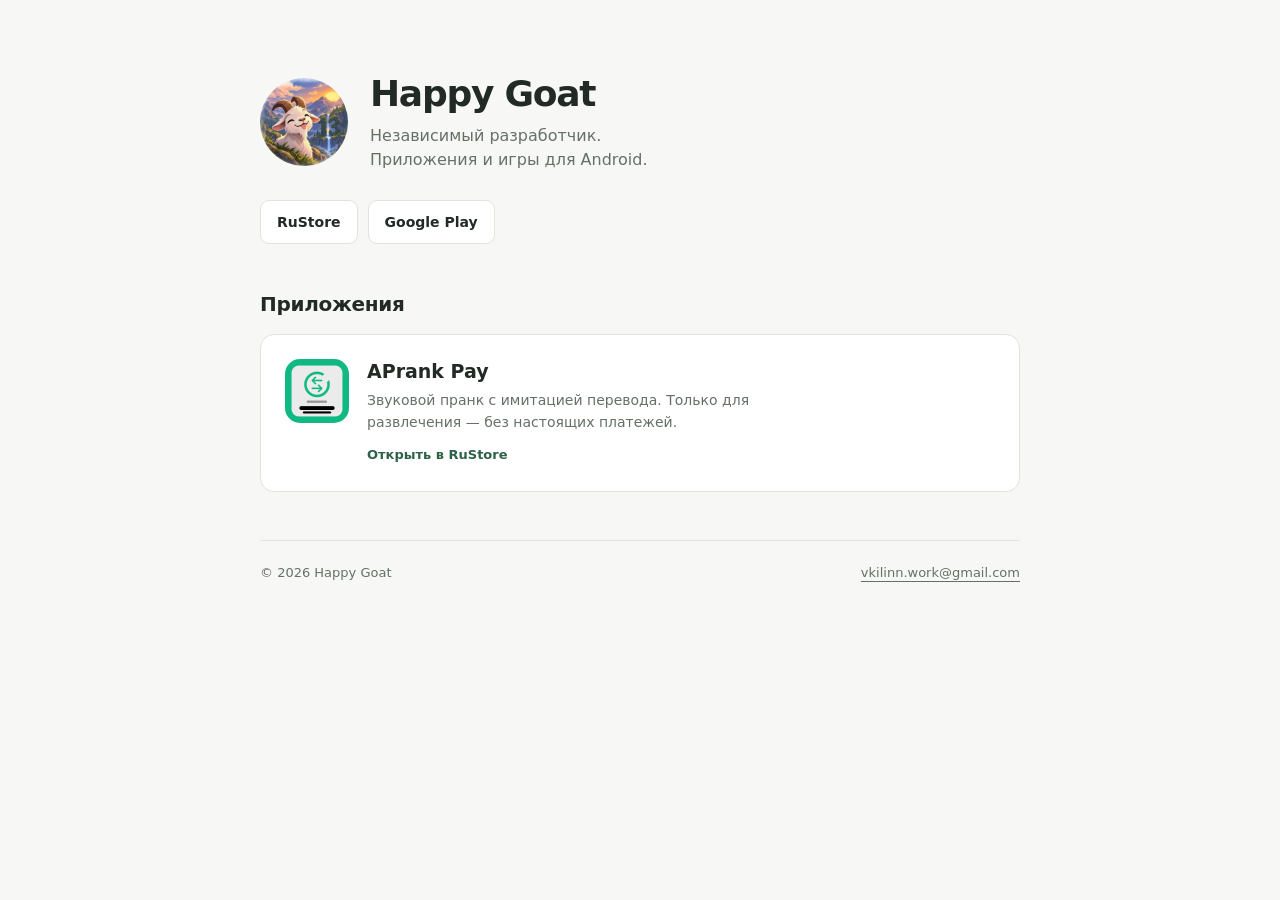
<file: index.html>
<!doctype html>
<html lang="ru">
<head>
  <meta charset="utf-8">
  <meta name="viewport" content="width=device-width, initial-scale=1">
  <meta name="description" content="Приложения и игры независимого Android-разработчика Happy Goat.">
  <meta name="theme-color" content="#f7f8f5">
  <title>Happy Goat — приложения для Android</title>
  <link rel="icon" type="image/png" href="assets/favicon.png">
  <link rel="apple-touch-icon" href="assets/apple-touch-icon.png">
  <link rel="stylesheet" href="styles.css">
</head>
<body>
  <main class="site">
    <header class="profile">
      <img class="profile__logo" src="assets/happy-goat.webp" alt="Логотип Happy Goat" width="88" height="88">
      <div>
        <h1>Happy Goat</h1>
        <p class="profile__description">Независимый разработчик.<br>Приложения и игры для Android.</p>
      </div>
    </header>

    <nav class="stores" aria-label="Страницы разработчика в магазинах">
      <a class="store-link" href="https://www.rustore.ru/catalog/developer/qk1e7p">RuStore</a>
      <a class="store-link" href="https://play.google.com/store/apps/dev?id=5971500010617913584">Google Play</a>
    </nav>

    <section class="apps" aria-labelledby="apps-title">
      <h2 id="apps-title">Приложения</h2>
      <ul class="app-list">
        <!-- Чтобы добавить приложение, скопируй один <li> и замени ссылку, иконку и тексты. -->
        <li>
          <a class="app-card" href="https://www.rustore.ru/catalog/app/com.vkilinn.apayprank">
            <img class="app-card__icon" src="assets/aprank-pay.jpg" alt="" width="64" height="64">
            <div class="app-card__body">
              <h3>APrank Pay</h3>
              <p>Звуковой пранк с имитацией перевода. Только для развлечения — без настоящих платежей.</p>
              <span class="app-card__store">Открыть в RuStore</span>
            </div>
          </a>
        </li>
      </ul>
    </section>

    <footer class="footer">
      <span>© 2026 Happy Goat</span>
      <a href="mailto:vkilinn.work@gmail.com">vkilinn.work@gmail.com</a>
    </footer>
  </main>
</body>
</html>
</file>
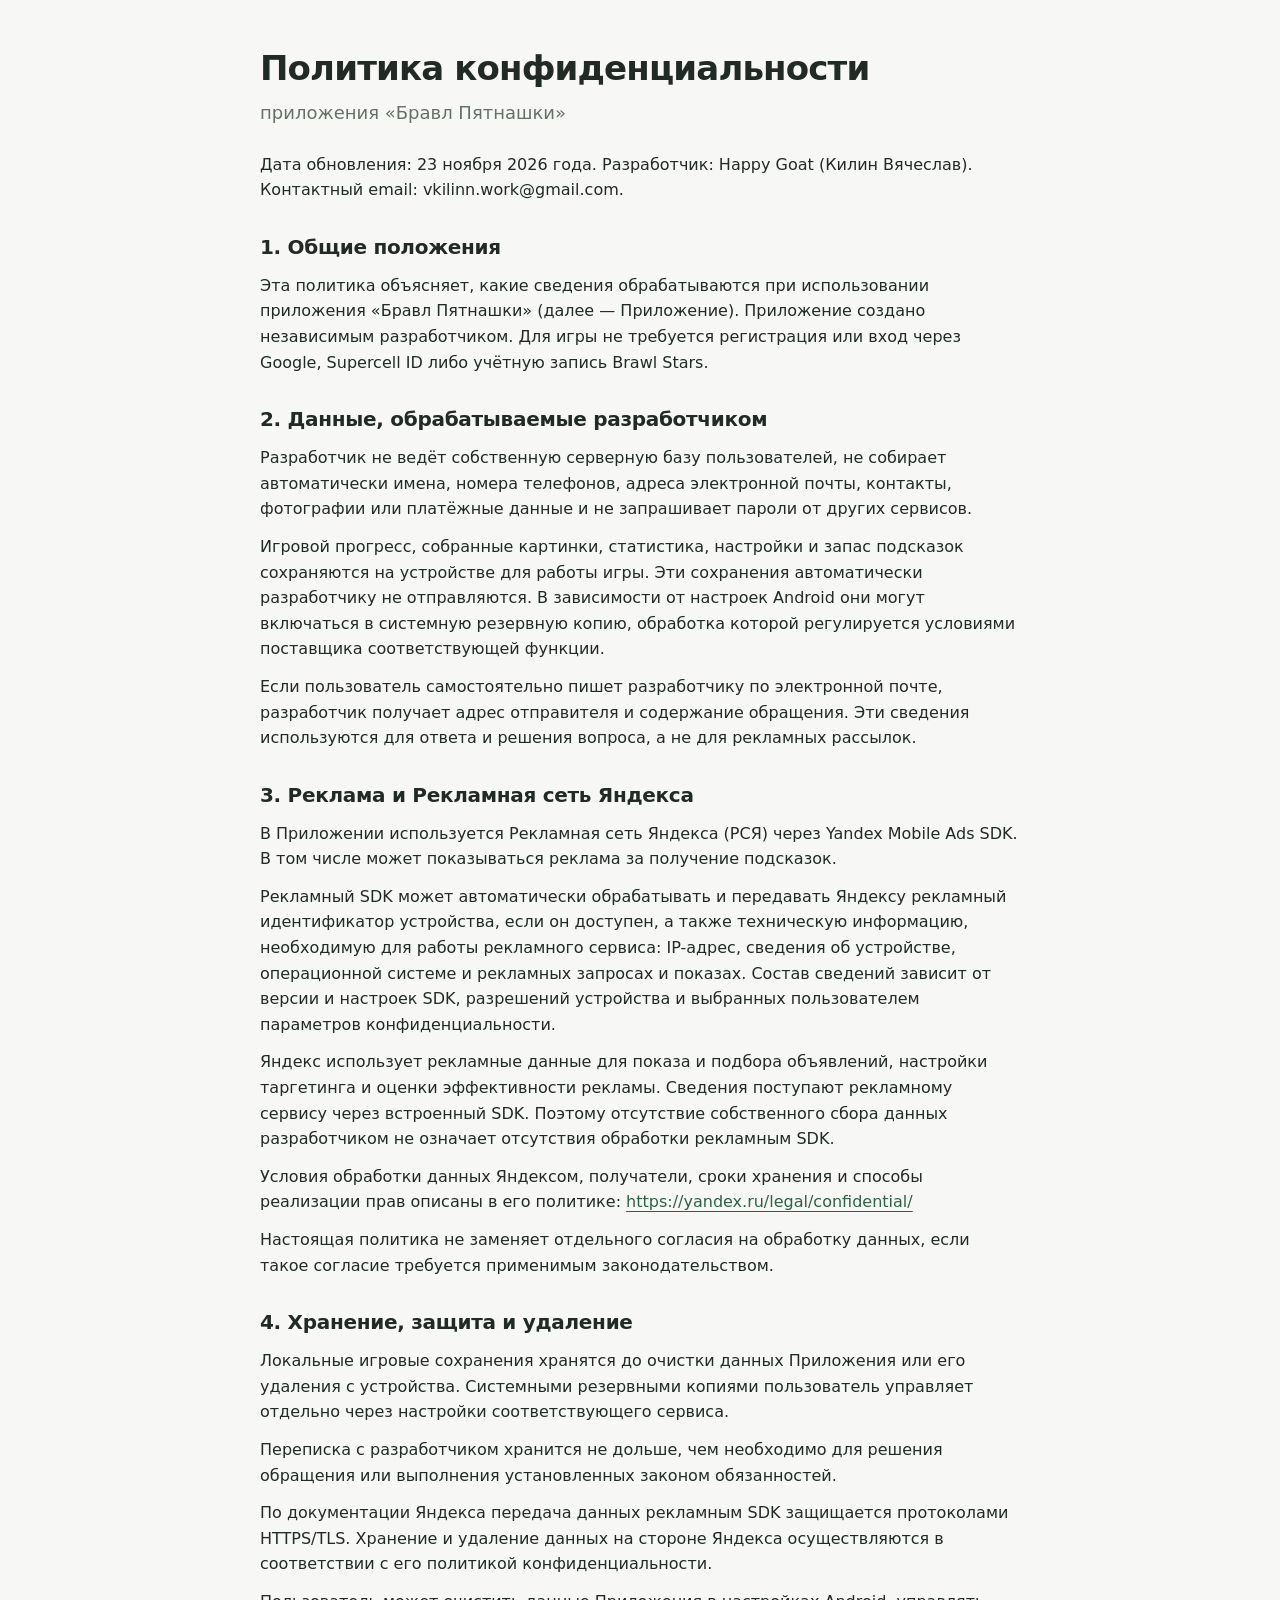
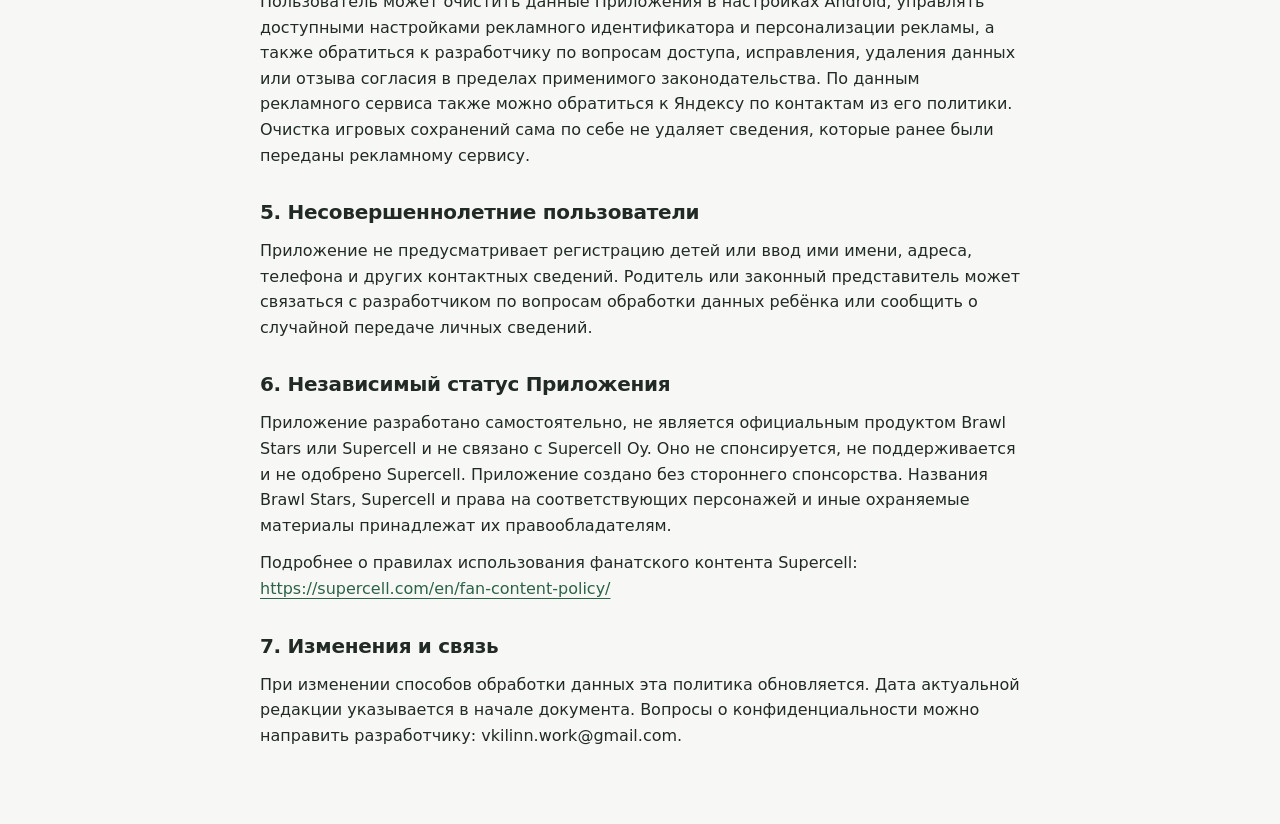
<file: privacy/brawl-pyatnashki.html>
<!doctype html>
<html lang="ru">
<head>
  <meta charset="utf-8">
  <meta name="viewport" content="width=device-width, initial-scale=1">
  <meta name="robots" content="noindex, follow">
  <title>Политика конфиденциальности — Бравл Пятнашки | Happy Goat</title>
  <link rel="icon" type="image/png" href="../assets/favicon.png">
  <link rel="stylesheet" href="../styles.css">
</head>
<body>
<main class="site policy-document">
<h1>Политика конфиденциальности</h1><p class="app">приложения «Бравл Пятнашки»</p>
<p>Дата обновления: 23 ноября 2026 года. Разработчик: Happy Goat (Килин Вячеслав). Контактный email: vkilinn.work@gmail.com.</p>
<h2>1. Общие положения</h2>
<p>Эта политика объясняет, какие сведения обрабатываются при использовании приложения «Бравл Пятнашки» (далее — Приложение). Приложение создано независимым разработчиком. Для игры не требуется регистрация или вход через Google, Supercell ID либо учётную запись Brawl Stars.</p>
<h2>2. Данные, обрабатываемые разработчиком</h2>
<p>Разработчик не ведёт собственную серверную базу пользователей, не собирает автоматически имена, номера телефонов, адреса электронной почты, контакты, фотографии или платёжные данные и не запрашивает пароли от других сервисов.</p>
<p>Игровой прогресс, собранные картинки, статистика, настройки и запас подсказок сохраняются на устройстве для работы игры. Эти сохранения автоматически разработчику не отправляются. В зависимости от настроек Android они могут включаться в системную резервную копию, обработка которой регулируется условиями поставщика соответствующей функции.</p>
<p>Если пользователь самостоятельно пишет разработчику по электронной почте, разработчик получает адрес отправителя и содержание обращения. Эти сведения используются для ответа и решения вопроса, а не для рекламных рассылок.</p>
<h2>3. Реклама и Рекламная сеть Яндекса</h2>
<p>В Приложении используется Рекламная сеть Яндекса (РСЯ) через Yandex Mobile Ads SDK. В том числе может показываться реклама за получение подсказок.</p>
<p>Рекламный SDK может автоматически обрабатывать и передавать Яндексу рекламный идентификатор устройства, если он доступен, а также техническую информацию, необходимую для работы рекламного сервиса: IP-адрес, сведения об устройстве, операционной системе и рекламных запросах и показах. Состав сведений зависит от версии и настроек SDK, разрешений устройства и выбранных пользователем параметров конфиденциальности.</p>
<p>Яндекс использует рекламные данные для показа и подбора объявлений, настройки таргетинга и оценки эффективности рекламы. Сведения поступают рекламному сервису через встроенный SDK. Поэтому отсутствие собственного сбора данных разработчиком не означает отсутствия обработки рекламным SDK.</p>
<p>Условия обработки данных Яндексом, получатели, сроки хранения и способы реализации прав описаны в его политике: <a href="https://yandex.ru/legal/confidential/">https://yandex.ru/legal/confidential/</a></p>
<p>Настоящая политика не заменяет отдельного согласия на обработку данных, если такое согласие требуется применимым законодательством.</p>
<h2>4. Хранение, защита и удаление</h2>
<p>Локальные игровые сохранения хранятся до очистки данных Приложения или его удаления с устройства. Системными резервными копиями пользователь управляет отдельно через настройки соответствующего сервиса.</p>
<p>Переписка с разработчиком хранится не дольше, чем необходимо для решения обращения или выполнения установленных законом обязанностей.</p>
<p>По документации Яндекса передача данных рекламным SDK защищается протоколами HTTPS/TLS. Хранение и удаление данных на стороне Яндекса осуществляются в соответствии с его политикой конфиденциальности.</p>
<p>Пользователь может очистить данные Приложения в настройках Android, управлять доступными настройками рекламного идентификатора и персонализации рекламы, а также обратиться к разработчику по вопросам доступа, исправления, удаления данных или отзыва согласия в пределах применимого законодательства. По данным рекламного сервиса также можно обратиться к Яндексу по контактам из его политики. Очистка игровых сохранений сама по себе не удаляет сведения, которые ранее были переданы рекламному сервису.</p>
<h2>5. Несовершеннолетние пользователи</h2>
<p>Приложение не предусматривает регистрацию детей или ввод ими имени, адреса, телефона и других контактных сведений. Родитель или законный представитель может связаться с разработчиком по вопросам обработки данных ребёнка или сообщить о случайной передаче личных сведений.</p>
<h2>6. Независимый статус Приложения</h2>
<p>Приложение разработано самостоятельно, не является официальным продуктом Brawl Stars или Supercell и не связано с Supercell Oy. Оно не спонсируется, не поддерживается и не одобрено Supercell. Приложение создано без стороннего спонсорства. Названия Brawl Stars, Supercell и права на соответствующих персонажей и иные охраняемые материалы принадлежат их правообладателям.</p>
<p>Подробнее о правилах использования фанатского контента Supercell: <a href="https://supercell.com/en/fan-content-policy/">https://supercell.com/en/fan-content-policy/</a></p>
<h2>7. Изменения и связь</h2>
<p>При изменении способов обработки данных эта политика обновляется. Дата актуальной редакции указывается в начале документа. Вопросы о конфиденциальности можно направить разработчику: vkilinn.work@gmail.com.</p>

</main>
</body>
</html>
</file>
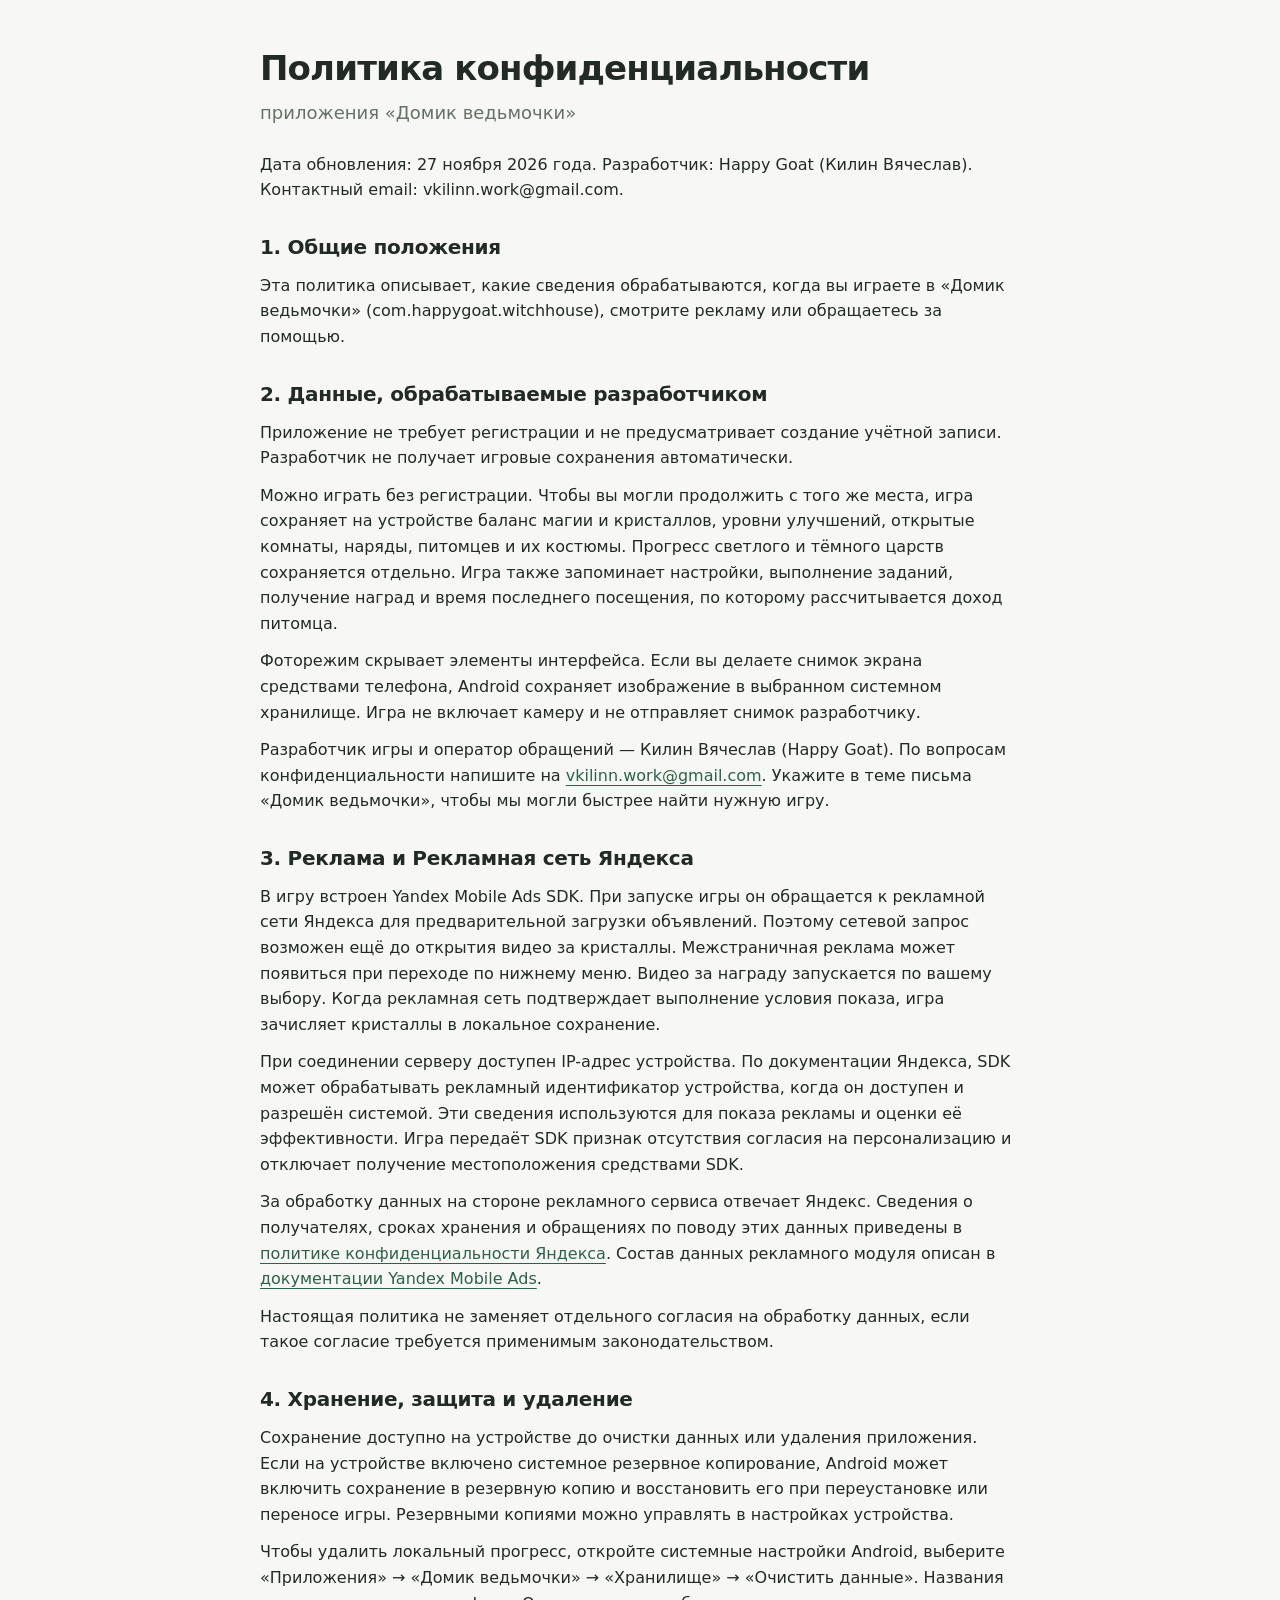
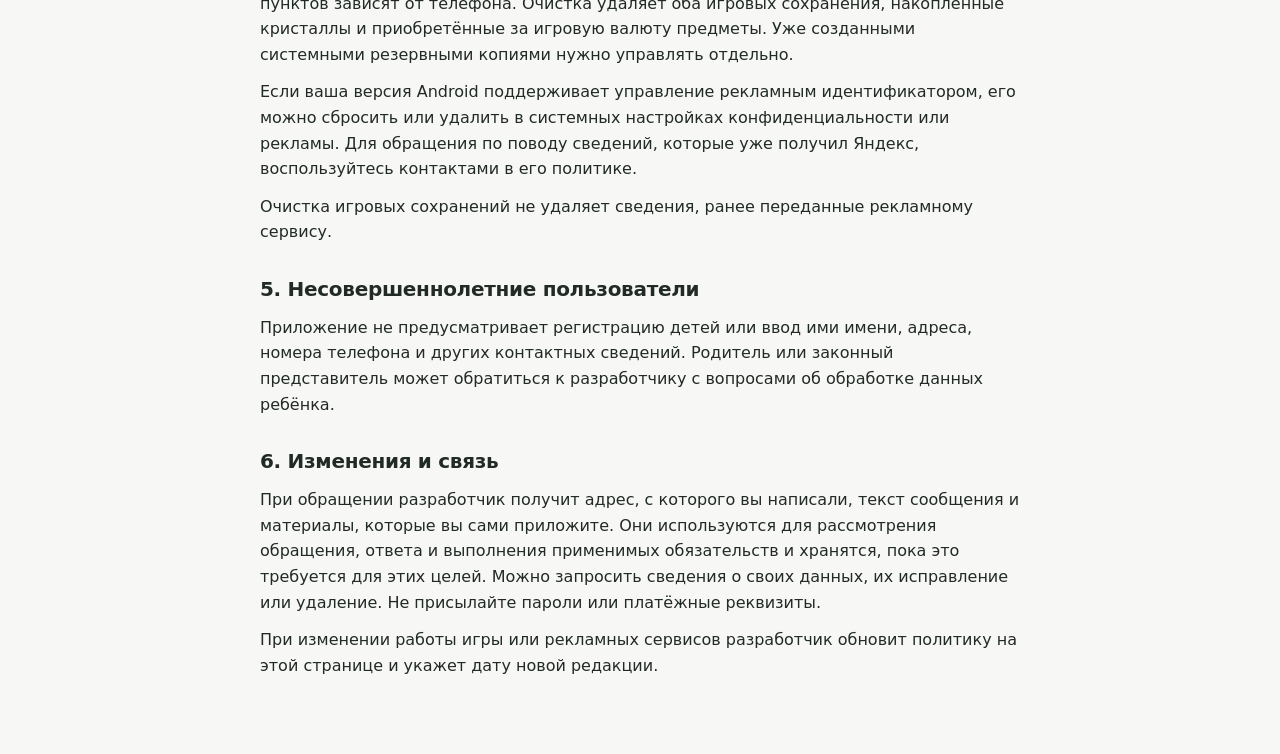
<file: privacy/witchhouse-privacy.html>
<!doctype html>
<html lang="ru">
<head>
  <meta charset="utf-8">
  <meta name="viewport" content="width=device-width, initial-scale=1">
  <meta name="robots" content="noindex, follow">
  <title>Политика конфиденциальности — Домик ведьмочки | Happy Goat</title>
  <link rel="icon" type="image/png" href="../assets/favicon.png">
  <link rel="stylesheet" href="../styles.css">
</head>
<body>
<main class="site policy-document">
<h1>Политика конфиденциальности</h1><p class="app">приложения «Домик ведьмочки»</p>
<p>Дата обновления: 27 ноября 2026 года. Разработчик: Happy Goat (Килин Вячеслав). Контактный email: vkilinn.work@gmail.com.</p>
<h2>1. Общие положения</h2>
<p>Эта политика описывает, какие сведения обрабатываются, когда вы играете в «Домик ведьмочки» (com.happygoat.witchhouse), смотрите рекламу или обращаетесь за помощью.</p>
<h2>2. Данные, обрабатываемые разработчиком</h2>
<p>Приложение не требует регистрации и не предусматривает создание учётной записи. Разработчик не получает игровые сохранения автоматически.</p>
<p>Можно играть без регистрации. Чтобы вы могли продолжить с того же места, игра сохраняет на устройстве баланс магии и кристаллов, уровни улучшений, открытые комнаты, наряды, питомцев и их костюмы. Прогресс светлого и тёмного царств сохраняется отдельно. Игра также запоминает настройки, выполнение заданий, получение наград и время последнего посещения, по которому рассчитывается доход питомца.</p>
<p>Фоторежим скрывает элементы интерфейса. Если вы делаете снимок экрана средствами телефона, Android сохраняет изображение в выбранном системном хранилище. Игра не включает камеру и не отправляет снимок разработчику.</p>
<p id="contact">Разработчик игры и оператор обращений — Килин Вячеслав (Happy Goat). По вопросам конфиденциальности напишите на <a href="mailto:vkilinn.work@gmail.com">vkilinn.work@gmail.com</a>. Укажите в теме письма «Домик ведьмочки», чтобы мы могли быстрее найти нужную игру.</p>
<h2>3. Реклама и Рекламная сеть Яндекса</h2>
<p>В игру встроен Yandex Mobile Ads SDK. При запуске игры он обращается к рекламной сети Яндекса для предварительной загрузки объявлений. Поэтому сетевой запрос возможен ещё до открытия видео за кристаллы. Межстраничная реклама может появиться при переходе по нижнему меню. Видео за награду запускается по вашему выбору. Когда рекламная сеть подтверждает выполнение условия показа, игра зачисляет кристаллы в локальное сохранение.</p>
<p>При соединении серверу доступен IP-адрес устройства. По документации Яндекса, SDK может обрабатывать рекламный идентификатор устройства, когда он доступен и разрешён системой. Эти сведения используются для показа рекламы и оценки её эффективности. Игра передаёт SDK признак отсутствия согласия на персонализацию и отключает получение местоположения средствами SDK.</p>
<p>За обработку данных на стороне рекламного сервиса отвечает Яндекс. Сведения о получателях, сроках хранения и обращениях по поводу этих данных приведены в <a href="https://yandex.ru/legal/confidential/ru/">политике конфиденциальности Яндекса</a>. Состав данных рекламного модуля описан в <a href="https://ads.yandex.com/helpcenter/en/dev/android/app-privacy-android">документации Yandex Mobile Ads</a>.</p>
<p>Настоящая политика не заменяет отдельного согласия на обработку данных, если такое согласие требуется применимым законодательством.</p>
<h2>4. Хранение, защита и удаление</h2>
<p>Сохранение доступно на устройстве до очистки данных или удаления приложения. Если на устройстве включено системное резервное копирование, Android может включить сохранение в резервную копию и восстановить его при переустановке или переносе игры. Резервными копиями можно управлять в настройках устройства.</p>
<p>Чтобы удалить локальный прогресс, откройте системные настройки Android, выберите «Приложения» → «Домик ведьмочки» → «Хранилище» → «Очистить данные». Названия пунктов зависят от телефона. Очистка удаляет оба игровых сохранения, накопленные кристаллы и приобретённые за игровую валюту предметы. Уже созданными системными резервными копиями нужно управлять отдельно.</p>
<p>Если ваша версия Android поддерживает управление рекламным идентификатором, его можно сбросить или удалить в системных настройках конфиденциальности или рекламы. Для обращения по поводу сведений, которые уже получил Яндекс, воспользуйтесь контактами в его политике.</p>
<p>Очистка игровых сохранений не удаляет сведения, ранее переданные рекламному сервису.</p>
<h2>5. Несовершеннолетние пользователи</h2>
<p>Приложение не предусматривает регистрацию детей или ввод ими имени, адреса, номера телефона и других контактных сведений. Родитель или законный представитель может обратиться к разработчику с вопросами об обработке данных ребёнка.</p>
<h2>6. Изменения и связь</h2>
<p>При обращении разработчик получит адрес, с которого вы написали, текст сообщения и материалы, которые вы сами приложите. Они используются для рассмотрения обращения, ответа и выполнения применимых обязательств и хранятся, пока это требуется для этих целей. Можно запросить сведения о своих данных, их исправление или удаление. Не присылайте пароли или платёжные реквизиты.</p>
<p>При изменении работы игры или рекламных сервисов разработчик обновит политику на этой странице и укажет дату новой редакции.</p>
</main>
</body>
</html>
</file>
<file: styles.css>
:root {
  color-scheme: light;
  --page: #f7f8f5;
  --surface: #ffffff;
  --text: #222a25;
  --muted: #657067;
  --line: #dfe5dc;
  --accent: #2c6247;
}

* { box-sizing: border-box; }

body {
  margin: 0;
  background: var(--page);
  color: var(--text);
  font: 16px/1.6 system-ui, -apple-system, BlinkMacSystemFont, "Segoe UI", sans-serif;
  -webkit-text-size-adjust: 100%;
  overflow-wrap: break-word;
}

img { display: block; max-width: 100%; }
a { color: var(--accent); text-underline-offset: 4px; }
a:focus-visible { outline: 3px solid var(--accent); outline-offset: 5px; }

.site { width: min(100% - 48px, 760px); margin: 72px auto 32px; }
.profile { display: flex; align-items: center; gap: 22px; }
.profile__logo { flex: 0 0 88px; width: 88px; height: 88px; border-radius: 50%; object-fit: cover; }
h1 { margin: 0; font-size: clamp(28px, 5vw, 36px); font-weight: 750; line-height: 1.2; letter-spacing: -0.035em; }
.profile__description { margin: 9px 0 0; color: var(--muted); line-height: 1.5; }
.stores { display: flex; flex-wrap: wrap; gap: 10px; margin: 28px 0 46px; }
.store-link { display: inline-flex; align-items: center; justify-content: center; gap: 14px; min-height: 44px; padding: 8px 16px; border: 1px solid var(--line); border-radius: 9px; background: var(--surface); color: var(--text); text-decoration: none; font-size: 14px; font-weight: 600; }
.store-link:hover { border-color: var(--accent); color: var(--accent); }
h2 { margin: 0 0 16px; font-size: 20px; font-weight: 650; line-height: 1.4; letter-spacing: -0.015em; }
.app-list { display: grid; gap: 14px; margin: 0; padding: 0; list-style: none; }
.app-card { display: flex; align-items: flex-start; gap: 18px; padding: 24px; border: 1px solid var(--line); border-radius: 14px; background: var(--surface); color: inherit; text-decoration: none; }
.app-card:hover { border-color: var(--accent); }
.app-card__icon { flex: 0 0 64px; width: 64px; height: 64px; object-fit: cover; border-radius: 15px; }
.app-card__body { flex: 1; min-width: 0; }
.app-card h3 { margin: 0 0 5px; font-size: 19px; line-height: 1.35; font-weight: 650; }
.app-card p { max-width: 50ch; margin: 0; color: var(--muted); font-size: 14px; line-height: 1.55; }
.app-card__store { display: inline-block; margin-top: 12px; color: var(--accent); font-size: 13px; font-weight: 600; }
.footer { display: flex; flex-wrap: wrap; justify-content: space-between; gap: 12px; margin-top: 48px; padding-top: 22px; border-top: 1px solid var(--line); color: var(--muted); font-size: 13px; }
.footer a { color: var(--muted); overflow-wrap: anywhere; }

/* Страницы политики открываются по прямой ссылке, без меню и кнопок. */
.policy-document { margin-top: 48px; padding-bottom: 32px; }
.policy-document h1 { font-size: clamp(26px, 5vw, 34px); letter-spacing: -0.025em; }
.policy-document .app { margin: 10px 0 24px; color: var(--muted); font-size: 18px; }
.policy-document h2 { margin: 30px 0 12px; }
.policy-document p { margin: 12px 0; }
.policy-document a { overflow-wrap: anywhere; }

@media (max-width: 520px) {
  .site { width: calc(100% - 32px); margin-top: 36px; }
  .profile { gap: 16px; }
  .profile__logo { flex-basis: 72px; width: 72px; height: 72px; }
  .profile__description { font-size: 14px; }
  .stores { margin-top: 24px; margin-bottom: 34px; }
  .app-card { gap: 14px; padding: 18px; }
  .app-card__icon { flex-basis: 52px; width: 52px; height: 52px; border-radius: 12px; }
  .app-card h3 { font-size: 18px; }
  .footer { margin-top: 34px; }
}

@media (prefers-reduced-motion: reduce) {
  * { scroll-behavior: auto !important; }
}
</file>
